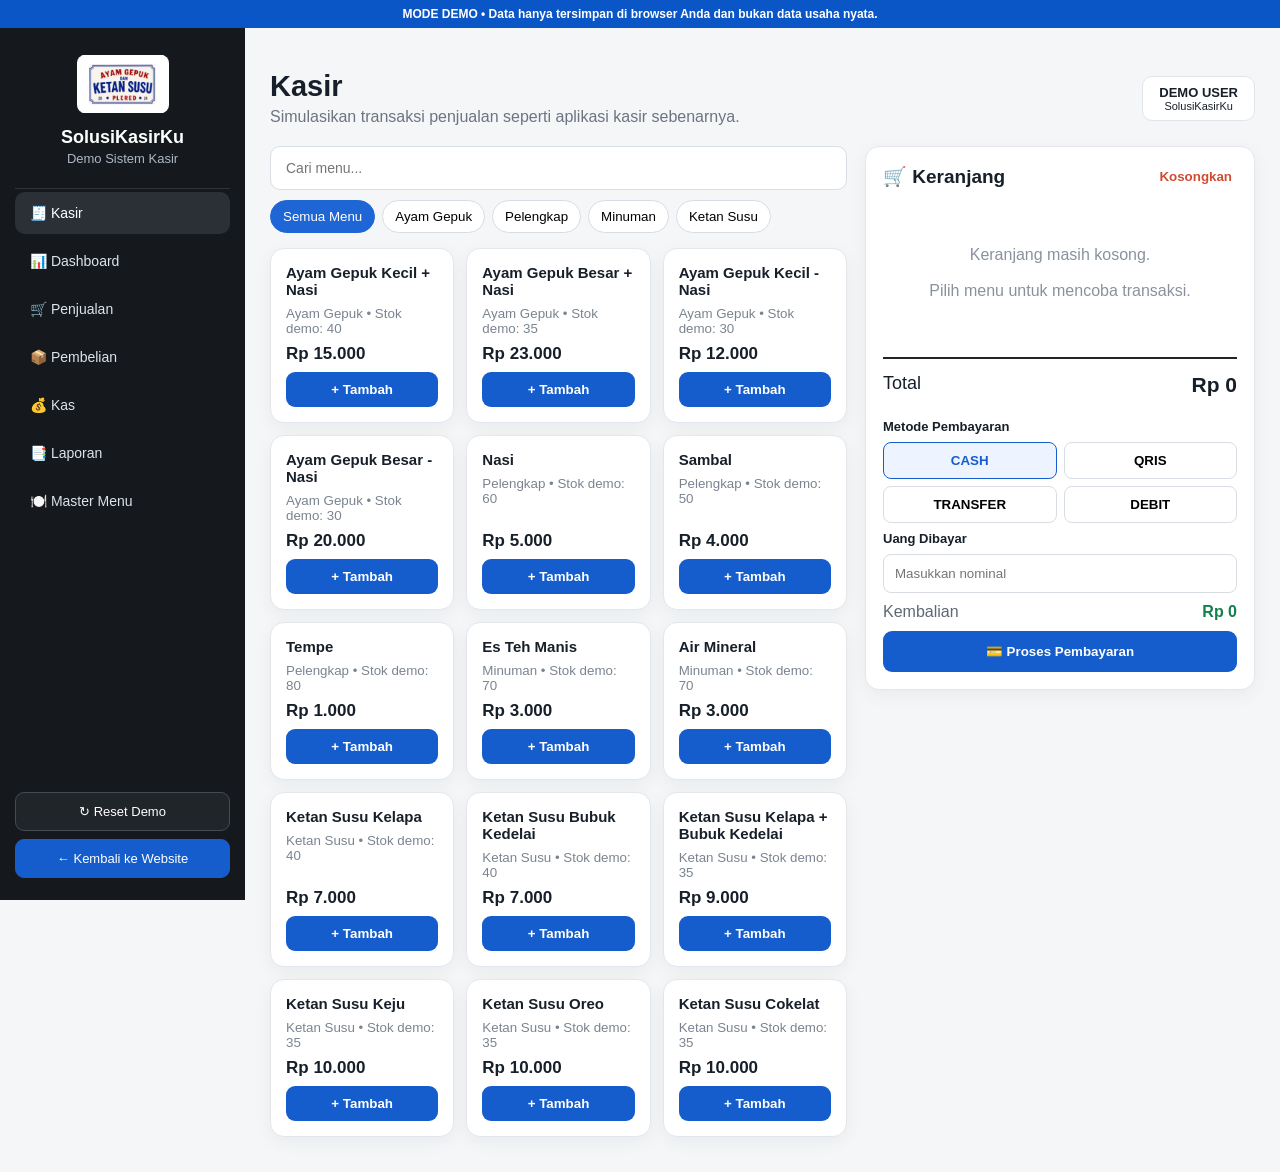
<file: demo.html>
<!DOCTYPE html>
<html lang="id">
<head>
<meta charset="UTF-8">
<meta name="viewport" content="width=device-width, initial-scale=1.0">
<title>Demo Sistem Kasir — SolusiKasirKu</title>
<link rel="icon" href="logo.png">
<link rel="stylesheet" href="demo.css?v=3">
<style>
.back{background:#155dcc!important;color:#fff!important;border-color:#155dcc!important}
@media print{
  body *{visibility:hidden!important}
  #receiptModal,#receiptModal *{visibility:visible!important}
  #receiptModal{position:absolute!important;inset:0!important;background:#fff!important;display:block!important}
  #receiptModal .modal-box{width:80mm!important;max-width:80mm!important;margin:0 auto!important;box-shadow:none!important}
  #receiptModal .modal-actions{display:none!important}
}
</style>
</head>
<body>
<div class="demo-banner">MODE DEMO • Data hanya tersimpan di browser Anda dan bukan data usaha nyata.</div>

<aside class="sidebar">
  <div class="brand">
    <img src="logo.png" alt="Logo SolusiKasirKu">
    <h2>SolusiKasirKu</h2>
    <p>Demo Sistem Kasir</p>
  </div>
  <button class="nav active" data-page="kasir">🧾 Kasir</button>
  <button class="nav" data-page="dashboard">📊 Dashboard</button>
  <button class="nav" data-page="penjualan">🛒 Penjualan</button>
  <button class="nav" data-page="pembelian">📦 Pembelian</button>
  <button class="nav" data-page="kas">💰 Kas</button>
  <button class="nav" data-page="laporan">📑 Laporan</button>
  <button class="nav" data-page="menu">🍽️ Master Menu</button>
  <div class="sidebar-bottom">
    <button class="reset" id="resetDemo">↻ Reset Demo</button>
    <a class="back" href="index.html">← Kembali ke Website</a>
  </div>
</aside>

<main class="main">
  <div class="topbar">
    <div>
      <h1 id="pageTitle">Kasir</h1>
      <p id="pageSubtitle">Simulasikan transaksi penjualan seperti aplikasi kasir sebenarnya.</p>
    </div>
    <div class="demo-user"><strong>DEMO USER</strong><br>SolusiKasirKu</div>
  </div>

  <section class="page active" id="page-kasir">
    <div class="pos-grid">
      <div class="products-panel">
        <div class="toolbar">
          <input id="searchMenu" type="search" placeholder="Cari menu...">
          <div class="chips" id="categories"></div>
        </div>
        <div class="product-grid" id="productGrid"></div>
      </div>
      <aside class="card cart-panel">
        <div class="cart-head"><h2>🛒 Keranjang</h2><button class="text-btn" id="clearCart">Kosongkan</button></div>
        <div class="cart-items" id="cartItems"></div>
        <div class="cart-total"><span>Total</span><strong id="cartTotal">Rp0</strong></div>
        <div class="payment-box">
          <label>Metode Pembayaran</label>
          <div class="pay-methods">
            <button class="pay active" data-pay="CASH">CASH</button>
            <button class="pay" data-pay="QRIS">QRIS</button>
            <button class="pay" data-pay="TRANSFER">TRANSFER</button>
            <button class="pay" data-pay="DEBIT">DEBIT</button>
          </div>
          <label id="cashLabel">Uang Dibayar</label>
          <input id="cashPaid" type="number" min="0" placeholder="Masukkan nominal">
          <div class="change"><span>Kembalian</span><strong id="change">Rp0</strong></div>
          <button class="primary big" id="checkout">💳 Proses Pembayaran</button>
        </div>
      </aside>
    </div>
  </section>

  <section class="page" id="page-dashboard">
    <div class="stats">
      <div class="stat"><span>Total Penjualan</span><strong id="dashSales">Rp0</strong></div>
      <div class="stat"><span>Transaksi</span><strong id="dashTransactions">0 transaksi</strong></div>
      <div class="stat"><span>Item Terjual</span><strong id="dashItems">0 pcs</strong></div>
      <div class="stat"><span>Kas Bersih</span><strong id="dashCash">Rp0</strong></div>
    </div>
    <div class="two-col">
      <div class="card"><div class="section-head"><h2>Penjualan Demo</h2><span class="badge">LIVE</span></div><div class="bars" id="dashboardBars"></div></div>
      <div class="card"><div class="section-head"><h2>Menu Terlaris</h2></div><div id="topMenus"></div></div>
    </div>
  </section>

  <section class="page" id="page-penjualan">
    <div class="card">
      <div class="section-head"><h2>Riwayat Penjualan Demo</h2><span class="badge">DEMO</span></div>
      <div class="table-wrap"><table><thead><tr><th>No</th><th>Waktu</th><th>Item</th><th>Bayar</th><th>Total</th><th></th></tr></thead><tbody id="salesTable"></tbody></table></div>
    </div>
  </section>

  <section class="page" id="page-pembelian">
    <div class="card">
      <div class="section-head"><h2>Pembelian</h2><button class="primary" id="addPurchase">+ Tambah Pembelian</button></div>
      <div class="table-wrap"><table><thead><tr><th>Tanggal</th><th>Nama</th><th>Qty</th><th>Total</th></tr></thead><tbody id="purchaseTable"></tbody></table></div>
    </div>
  </section>

  <section class="page" id="page-kas">
    <div class="stats">
      <div class="stat"><span>Kas Masuk</span><strong id="cashIn">Rp0</strong></div>
      <div class="stat"><span>Kas Keluar</span><strong id="cashOut">Rp0</strong></div>
      <div class="stat"><span>Saldo Kas</span><strong id="cashBalance">Rp0</strong></div>
      <div class="stat"><span>Status</span><strong>DEMO</strong></div>
    </div>
    <div class="card">
      <div class="section-head"><h2>Catatan Kas</h2><button class="primary" id="addCash">+ Tambah Kas</button></div>
      <div class="table-wrap"><table><thead><tr><th>Waktu</th><th>Keterangan</th><th>Jenis</th><th>Nominal</th></tr></thead><tbody id="cashTable"></tbody></table></div>
    </div>
  </section>

  <section class="page" id="page-laporan">
    <div class="card">
      <div class="section-head"><h2>Laporan Keuangan Demo</h2><button class="secondary" id="printReport">🖨 Cetak</button></div>
      <div id="reportContent"></div>
    </div>
  </section>

  <section class="page" id="page-menu">
    <div class="card">
      <div class="section-head"><h2>Master Menu</h2><button class="primary" id="addMenu">+ Tambah Menu</button></div>
      <p class="muted">Data menu di bawah hanya untuk simulasi demo.</p>
      <div class="menu-admin" id="menuTable"></div>
    </div>
  </section>
</main>

<div class="toast" id="toast"></div>

<div class="modal" id="receiptModal">
  <div class="modal-box">
    <div id="receipt"></div>
    <div class="modal-actions">
      <button class="secondary" id="closeReceipt">Tutup</button>
      <button class="primary" id="printReceipt">🖨 Cetak Struk</button>
    </div>
  </div>
</div>

<script src="demo.js?v=3"></script>
</body>
</html>
</file>
<file: demo.css>
*{box-sizing:border-box}body{margin:0;font-family:Arial,Helvetica,sans-serif;background:#f4f6f8;color:#17202a}.demo-banner{position:fixed;top:0;left:0;right:0;z-index:20;background:#0b56c7;color:#fff;text-align:center;font-size:12px;font-weight:700;padding:7px}.sidebar{position:fixed;top:28px;bottom:0;left:0;width:245px;background:#15191e;color:#fff;padding:22px 15px;display:flex;flex-direction:column;z-index:10}.brand{text-align:center;padding:5px 8px 22px;border-bottom:1px solid #333}.brand img{width:92px;height:58px;object-fit:contain;background:#fff;border-radius:8px}.brand h2{font-size:18px;margin:10px 0 3px}.brand p{margin:0;color:#aeb8c4;font-size:13px}.nav{border:0;background:transparent;color:#dce3ea;text-align:left;padding:13px 15px;margin:3px 0;border-radius:10px;font-size:14px;cursor:pointer}.nav:hover,.nav.active{background:#2b3036;color:#fff}.sidebar-bottom{margin-top:auto}.reset,.back{display:block;width:100%;padding:11px;border:1px solid #454b52;border-radius:9px;background:#20252a;color:#fff;text-decoration:none;text-align:center;margin-top:8px;cursor:pointer;font-size:13px}.main{margin-left:245px;padding:70px 25px 35px}.topbar{display:flex;justify-content:space-between;align-items:center;margin-bottom:20px}.topbar h1{margin:0 0 5px;font-size:29px}.topbar p{margin:0;color:#6b7480}.demo-user{text-align:center;background:#fff;border:1px solid #e1e5e9;border-radius:10px;padding:8px 16px;font-size:11px}.demo-user strong{font-size:13px}.page{display:none}.page.active{display:block}.pos-grid{display:grid;grid-template-columns:minmax(0,1fr) 390px;gap:18px}.products-panel{min-width:0}.toolbar{display:flex;gap:10px;flex-wrap:wrap;margin-bottom:15px}.toolbar input{flex:1;min-width:220px;padding:13px 15px;border:1px solid #d9dee4;border-radius:10px;background:#fff;font-size:14px}.chips{display:flex;gap:7px;flex-wrap:wrap}.chip{border:1px solid #d8dde3;background:#fff;border-radius:20px;padding:8px 12px;cursor:pointer}.chip.active{background:#1e65d6;color:#fff;border-color:#1e65d6}.product-grid{display:grid;grid-template-columns:repeat(3,minmax(0,1fr));gap:12px}.card,.product{background:#fff;border:1px solid #e3e7eb;border-radius:14px;box-shadow:0 5px 18px rgba(20,30,40,.05)}.product{padding:15px;min-height:150px;display:flex;flex-direction:column}.product h3{font-size:15px;margin:0 0 8px}.product small{color:#7a8490;flex:1}.price{font-size:17px;font-weight:800;margin:8px 0}.primary,.secondary,.text-btn{border:0;border-radius:9px;padding:10px 14px;font-weight:700;cursor:pointer}.primary{background:#155dcc;color:#fff}.primary:hover{background:#0e4fae}.secondary{background:#eef3f8;color:#164a8c}.text-btn{background:none;color:#d14b32;padding:5px}.big{width:100%;padding:13px}.cart-panel{padding:17px;position:sticky;top:65px;height:max-content}.cart-head,.section-head{display:flex;align-items:center;justify-content:space-between;gap:10px}.cart-head h2,.section-head h2{margin:0;font-size:19px}.cart-items{min-height:130px;max-height:370px;overflow:auto;margin:12px 0}.empty{text-align:center;color:#89929c;padding:45px 5px}.cart-row{display:grid;grid-template-columns:1fr auto;gap:8px;padding:12px 0;border-bottom:1px solid #edf0f2}.cart-name{font-weight:700;font-size:13px}.cart-price{font-size:12px;color:#6d7680}.qty{display:flex;align-items:center;gap:6px}.qty button{width:27px;height:27px;border:1px solid #d8dde3;background:#fff;border-radius:6px;cursor:pointer}.cart-total{display:flex;justify-content:space-between;border-top:2px solid #20252a;padding:14px 0;font-size:18px}.cart-total strong{font-size:21px}.payment-box label{display:block;font-weight:700;font-size:13px;margin:8px 0}.payment-box input{width:100%;padding:11px;border:1px solid #d8dde3;border-radius:8px}.pay-methods{display:grid;grid-template-columns:1fr 1fr;gap:7px}.pay{padding:10px;border:1px solid #d8dde3;background:#fff;border-radius:8px;cursor:pointer;font-weight:700}.pay.active{border-color:#155dcc;background:#edf4ff;color:#155dcc}.change{display:flex;justify-content:space-between;padding:10px 0;color:#5e6873}.change strong{color:#12804b}.stats{display:grid;grid-template-columns:repeat(4,1fr);gap:14px;margin-bottom:18px}.stats.mini{margin-top:18px}.stat{background:#fff;border:1px solid #e2e6ea;border-radius:13px;padding:17px;box-shadow:0 5px 18px rgba(20,30,40,.04)}.stat span{display:block;color:#6f7882;font-size:13px;margin-bottom:8px}.stat strong{font-size:23px}.two-col{display:grid;grid-template-columns:1.4fr 1fr;gap:18px}.two-col .card,.page>.card{padding:20px}.bars{height:270px;display:flex;align-items:flex-end;gap:14px;border-bottom:1px solid #ddd;padding:20px 5px 0}.bar-item{flex:1;text-align:center}.bar{width:70%;margin:auto;border-radius:7px 7px 0 0;background:#2370df;min-height:4px}.bar-item small{display:block;margin-top:7px;color:#68737f}.top-item{margin:14px 0}.top-line{display:flex;justify-content:space-between;font-size:13px;margin-bottom:5px}.track{height:8px;background:#edf0f2;border-radius:10px;overflow:hidden}.fill{height:100%;background:#f59d10;border-radius:10px}.badge{background:#fff3dc;color:#a56200;border-radius:20px;padding:6px 9px;font-size:11px;font-weight:800}.muted{color:#6f7882}.table-wrap{overflow:auto;margin-top:16px}table{width:100%;border-collapse:collapse;font-size:13px}th,td{text-align:left;padding:12px;border-bottom:1px solid #edf0f2}th{background:#f7f8fa}.menu-admin{display:grid;grid-template-columns:repeat(3,1fr);gap:10px;margin-top:15px}.menu-row{border:1px solid #e2e6ea;border-radius:10px;padding:13px}.menu-row strong{display:block}.menu-row span{color:#6d7680;font-size:12px}.toast{position:fixed;right:22px;bottom:22px;background:#17202a;color:#fff;padding:13px 16px;border-radius:10px;opacity:0;transform:translateY(10px);transition:.2s;z-index:50}.toast.show{opacity:1;transform:none}.modal{display:none;position:fixed;inset:0;background:rgba(0,0,0,.55);z-index:40;align-items:center;justify-content:center;padding:15px}.modal.show{display:flex}.modal-box{background:#fff;width:min(420px,100%);border-radius:14px;padding:20px}.receipt{font-family:monospace}.receipt h2{text-align:center;margin:0}.receipt p{text-align:center;margin:5px 0 15px}.receipt-line{display:flex;justify-content:space-between;font-size:13px;margin:7px 0}.receipt-total{border-top:1px dashed #222;margin-top:12px;padding-top:10px;font-weight:800}.modal-actions{display:flex;gap:8px;margin-top:18px}.modal-actions>*{flex:1}@media(max-width:1000px){.pos-grid{grid-template-columns:1fr}.cart-panel{position:static}.product-grid{grid-template-columns:repeat(2,1fr)}.stats{grid-template-columns:repeat(2,1fr)}.two-col{grid-template-columns:1fr}.menu-admin{grid-template-columns:repeat(2,1fr)}}@media(max-width:680px){.sidebar{position:static;width:100%;height:auto;padding:10px;top:0}.demo-banner{position:static}.brand{display:flex;align-items:center;gap:10px;padding:5px 0 10px}.brand img{width:60px;height:40px}.brand h2{margin:0;font-size:16px}.brand p{display:none}.nav{display:inline-block;width:auto;padding:9px 10px}.sidebar-bottom{display:flex;gap:6px}.reset,.back{margin:5px 0}.main{margin:0;padding:18px 12px}.topbar h1{font-size:24px}.topbar{align-items:flex-start}.demo-user{display:none}.product-grid{grid-template-columns:1fr}.stats{grid-template-columns:1fr 1fr}.menu-admin{grid-template-columns:1fr}.cart-panel{padding:13px}}
</file>
